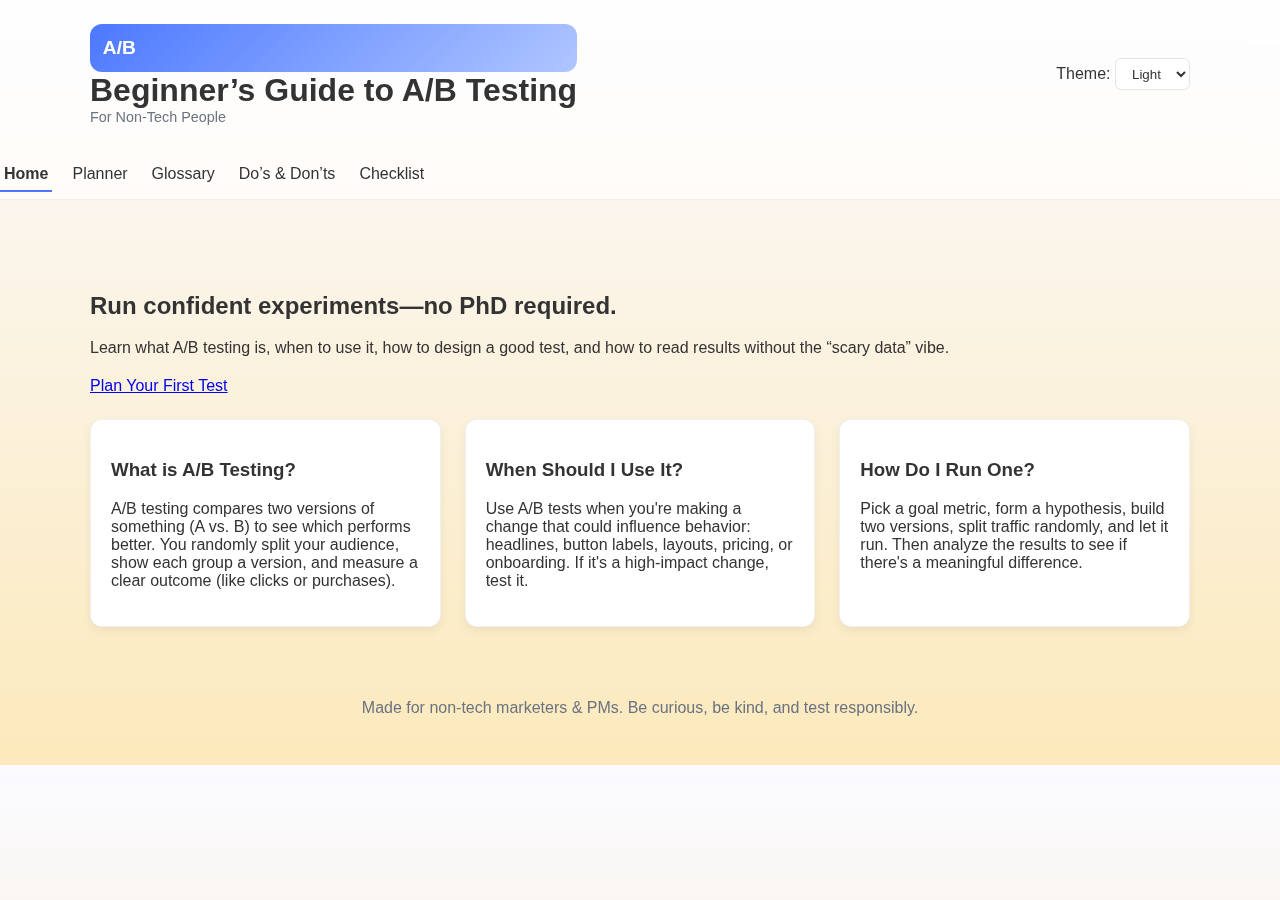
<file: index.html>
<!DOCTYPE html>
<html lang="en">
<head>
  <meta charset="utf-8" />
  <meta name="viewport" content="width=device-width, initial-scale=1" />
  <title>A/B Testing Guide – Home</title>
  <link rel="stylesheet" href="style.css" />
</head>
<body>
  <header class="site-header">
    <div class="container header-inner">
      <div class="brand">
        <div class="logo">A/B</div>
        <div class="brand-text">
          <h1 class="site-title">Beginner’s Guide to A/B Testing</h1>
          <p class="site-subtitle">For Non-Tech People</p>
        </div>
      </div>
      <div class="header-actions">
        <label class="theme-switch">
          <span id="themeLabel">Theme:</span>
          <select id="themeSelect">
            <option value="friendly-tech">Light</option>
            <option value="friendly-dark">Dark</option>
          </select>
        </label>
      </div>
    </div>
    <nav class="site-nav">
      <ul>
        <li><a href="index.html" class="active">Home</a></li>
        <li><a href="planner.html">Planner</a></li>
        <li><a href="glossary.html">Glossary</a></li>
        <li><a href="dos-and-donts.html">Do’s & Don’ts</a></li>
        <li><a href="checklist.html">Checklist</a></li>
      </ul>
    </nav>
  </header>

  <main class="container">
    <section class="hero">
      <h2>Run confident experiments—no PhD required.</h2>
      <p>Learn what A/B testing is, when to use it, how to design a good test, and how to read results without the “scary data” vibe.</p>
      <div class="cta-row">
        <a class="btn btn-primary" href="planner.html">Plan Your First Test</a>
      </div>
    </section>

    <section class="grid">
      <article class="card">
        <h3>What is A/B Testing?</h3>
        <p>A/B testing compares two versions of something (A vs. B) to see which performs better. You randomly split your audience, show each group a version, and measure a clear outcome (like clicks or purchases).</p>
      </article>

      <article class="card">
        <h3>When Should I Use It?</h3>
        <p>Use A/B tests when you're making a change that could influence behavior: headlines, button labels, layouts, pricing, or onboarding. If it's a high-impact change, test it.</p>
      </article>

      <article class="card">
        <h3>How Do I Run One?</h3>
        <p>Pick a goal metric, form a hypothesis, build two versions, split traffic randomly, and let it run. Then analyze the results to see if there's a meaningful difference.</p>
      </article>
    </section>
  </main>

  <footer class="site-footer">
    <p>Made for non-tech marketers & PMs. Be curious, be kind, and test responsibly.</p>
  </footer>

  <script src="main.js"></script>
</body>
</html>
</file>
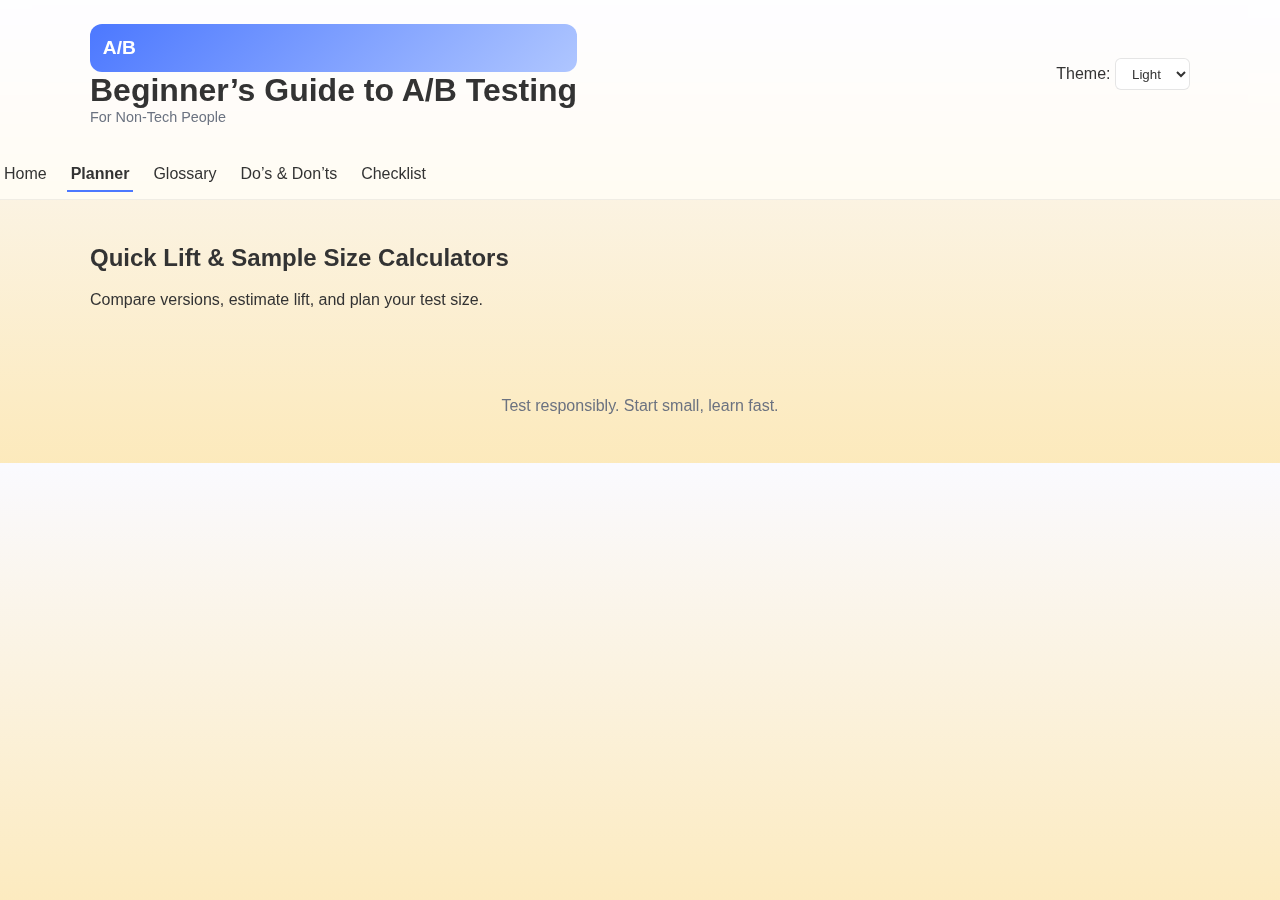
<file: planner.html>
<!DOCTYPE html>
<html lang="en">
<head>
  <meta charset="utf-8" />
  <meta name="viewport" content="width=device-width, initial-scale=1" />
  <title>A/B Testing Guide – Planner</title>
  <link rel="stylesheet" href="style.css" />
</head>
<body>
  <header class="site-header">
    <div class="container header-inner">
      <div class="brand">
        <div class="logo">A/B</div>
        <div class="brand-text">
          <h1 class="site-title">Beginner’s Guide to A/B Testing</h1>
          <p class="site-subtitle">For Non-Tech People</p>
        </div>
      </div>
      <div class="header-actions">
        <label class="theme-switch">
          <span id="themeLabel">Theme:</span>
          <select id="themeSelect">
            <option value="friendly-tech">Light</option>
            <option value="friendly-dark">Dark</option>
          </select>
        </label>
      </div>
    </div>
    <nav class="site-nav">
      <ul>
        <li><a href="index.html">Home</a></li>
        <li><a href="planner.html" class="active">Planner</a></li>
        <li><a href="glossary.html">Glossary</a></li>
        <li><a href="dos-and-donts.html">Do’s & Don’ts</a></li>
        <li><a href="checklist.html">Checklist</a></li>
      </ul>
    </nav>
  </header>

  <main class="container wide">
    <section class="section-header">
      <h2>Quick Lift & Sample Size Calculators</h2>
      <p>Compare versions, estimate lift, and plan your test size.</p>
    </section>

    <!-- Calculator UI containers will be here -->
    <div class="calc">
      <!-- Include your form and results blocks from your existing setup -->
      <!-- This assumes main.js already handles the calculation logic -->
      <!-- Ensure each block has id="liftForm" or "sampleForm" and the result cards follow -->
      <!-- You can paste the exact form blocks here from your original index.html -->
    </div>
  </main>

  <footer class="site-footer">
    <p>Test responsibly. Start small, learn fast.</p>
  </footer>

  <script src="main.js"></script>
</body>
</html>
</file>
<file: style.css>
/* style.css - Shared across all pages */

:root {
  --primary: #4C78FF;
  --secondary: #AFC6FF;
  --accent-1: #FF6F61;
  --accent-2: #FFD66B;
  --bg: #FAFAFF;
  --text: #333;
  --card: #fff;
  --muted: #6b7280;
  --ring: rgba(76, 120, 255, 0.35);
}

html[data-theme="friendly-dark"], html.theme-dark {
  --primary: #7da0ff;
  --secondary: #3550a8;
  --accent-1: #ff8a7e;
  --accent-2: #2b2f3a;
  --bg: #12141a;
  --text: #e8eaf0;
  --card: #1a1e27;
  --muted: #9aa3b2;
  --ring: rgba(125, 160, 255, 0.35);
}

body {
  margin: 0;
  font-family: "Inter", sans-serif;
  color: var(--text);
  background: linear-gradient(180deg, var(--bg), var(--accent-2) 220%);
  -webkit-font-smoothing: antialiased;
  overflow-x: hidden;
}

.container {
  max-width: 1100px;
  margin: 0 auto;
  padding: 1.5rem;
}

.site-header {
  background: rgba(255,255,255,0.7);
  backdrop-filter: saturate(180%) blur(12px);
  border-bottom: 1px solid rgba(0,0,0,0.06);
  position: sticky;
  top: 0;
  z-index: 10;
}

.header-inner {
  display: flex;
  justify-content: space-between;
  align-items: center;
}

.logo {
  background: linear-gradient(135deg, var(--primary), var(--secondary));
  color: white;
  font-weight: bold;
  border-radius: 12px;
  padding: 0.8rem;
  font-size: 1.2rem;
}

.site-title { margin: 0; }
.site-subtitle { margin: 0; color: var(--muted); font-size: 0.9rem; }

.theme-switch select {
  padding: 0.4rem 0.75rem;
  border-radius: 6px;
  background: var(--card);
  color: var(--text);
  border: 1px solid rgba(0,0,0,0.1);
}

.site-nav ul {
  display: flex;
  gap: 1rem;
  list-style: none;
  padding: 0;
}
.site-nav a {
  color: var(--text);
  text-decoration: none;
  padding: 0.5rem 0.25rem;
}
.site-nav a.active {
  font-weight: bold;
  border-bottom: 2px solid var(--primary);
}

.hero {
  padding: 3rem 0 1.5rem;
}
.cta-row {
  display: flex;
  gap: 1rem;
  margin-top: 1.25rem;
}

.grid {
  display: grid;
  gap: 1.5rem;
  grid-template-columns: repeat(auto-fit, minmax(280px, 1fr));
}

.card {
  background: var(--card);
  border-radius: 12px;
  padding: 1.25rem;
  box-shadow: 0 4px 10px rgba(0,0,0,0.06);
  border: 1px solid rgba(0,0,0,0.06);
}

/* Glossary accordion */
.accordion-item {
  background: var(--card);
  padding: 0.75rem 1rem;
  border-radius: 8px;
  border: 1px solid rgba(0,0,0,0.06);
  margin-bottom: 0.5rem;
}
.accordion-item summary {
  font-weight: 600;
  cursor: pointer;
}
.acc-body {
  padding-top: 0.5rem;
  color: var(--muted);
}

/* Do/Don’t cards */
.do-dont {
  display: grid;
  gap: 1rem;
  grid-template-columns: 1fr 1fr;
}
.do, .dont {
  background: var(--card);
  border-radius: 12px;
  padding: 1rem;
  border: 1px solid rgba(0,0,0,0.06);
}
.do h4, .dont h4 {
  margin-top: 0;
}
.do li::marker { color: #16a34a; }
.dont li::marker { color: #dc2626; }

/* Checklist */
ol.preflight {
  padding-left: 2rem;
  background: var(--card);
  border-radius: 12px;
  border: 1px solid rgba(0,0,0,0.06);
  padding: 1.25rem 2rem;
}

.result-note {
  margin-top: 1rem;
  font-size: 0.95rem;
  color: var(--muted);
}

/* Results coloring */
.sig-pass { color: #22c55e; font-weight: 600; }
.sig-fail { color: #b91c1c; font-weight: 600; }

.site-footer {
  padding: 2rem 0;
  text-align: center;
  color: var(--muted);
}
</file>
